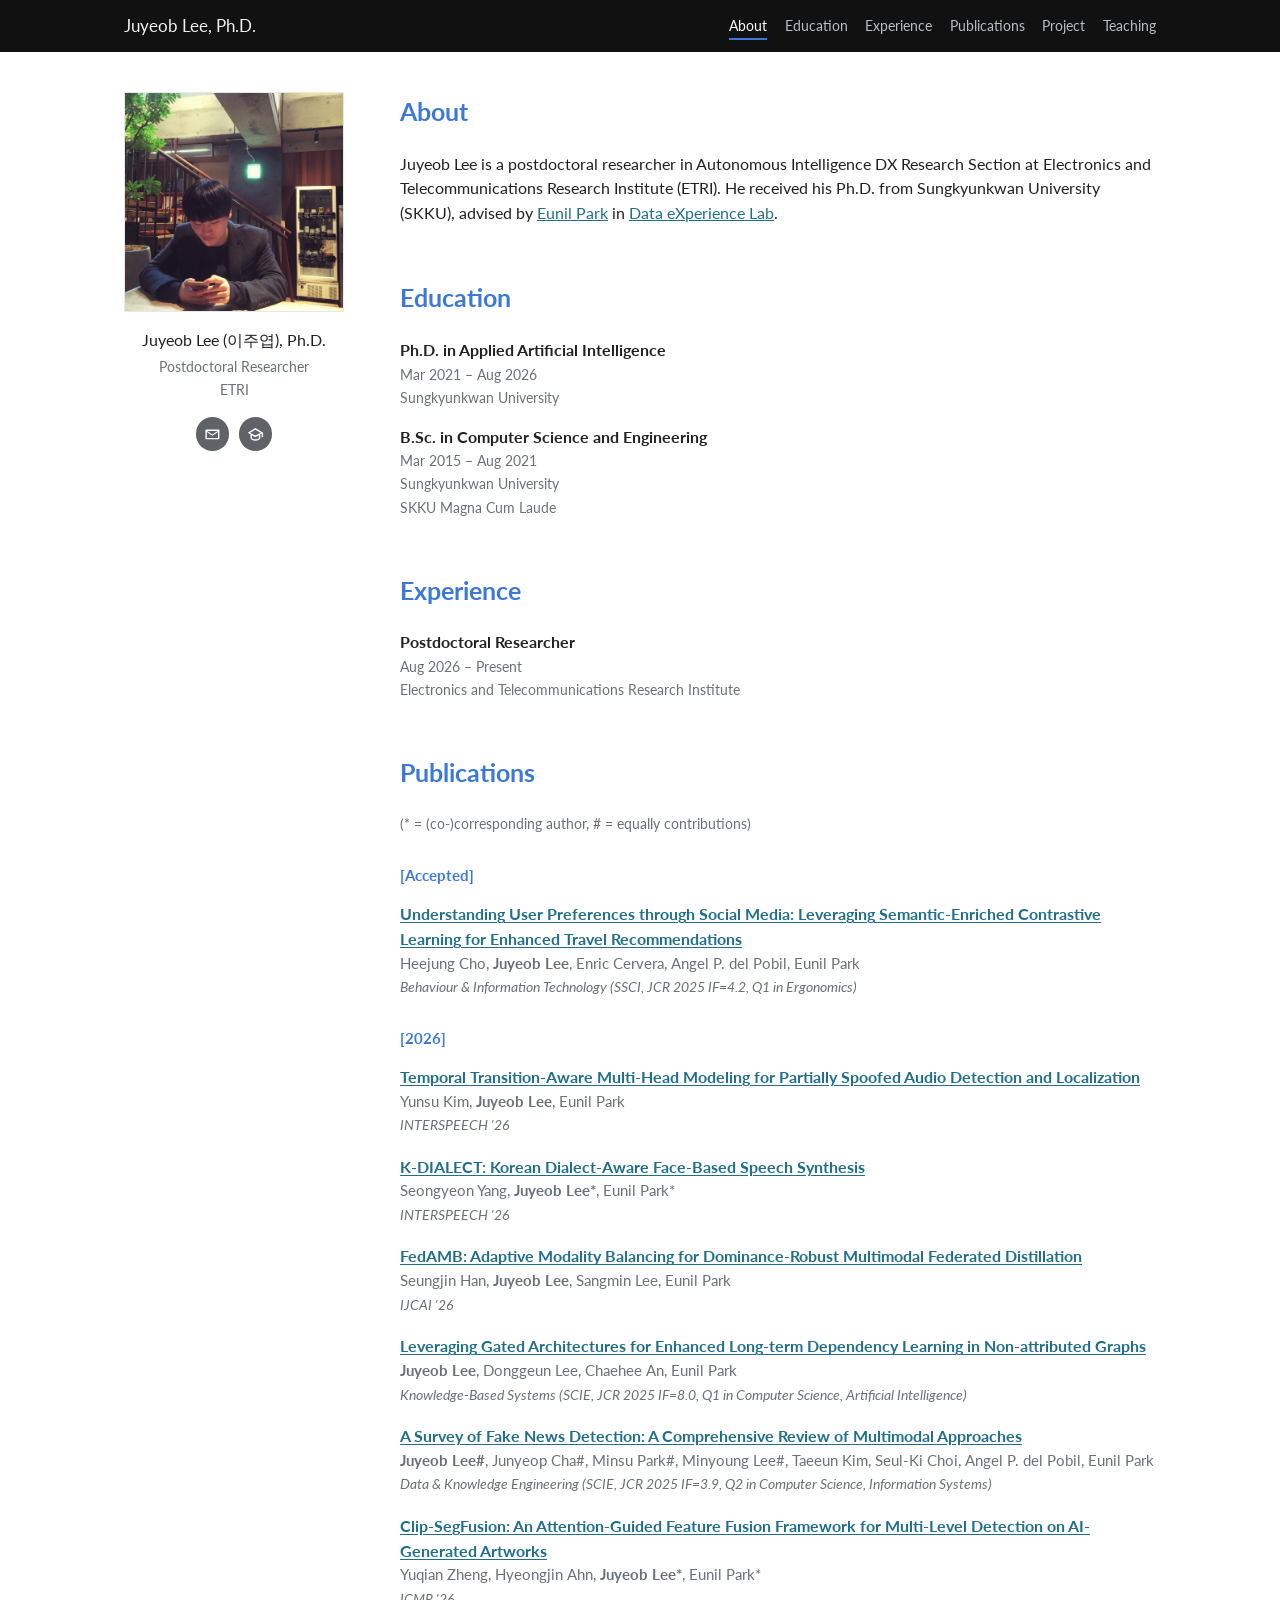
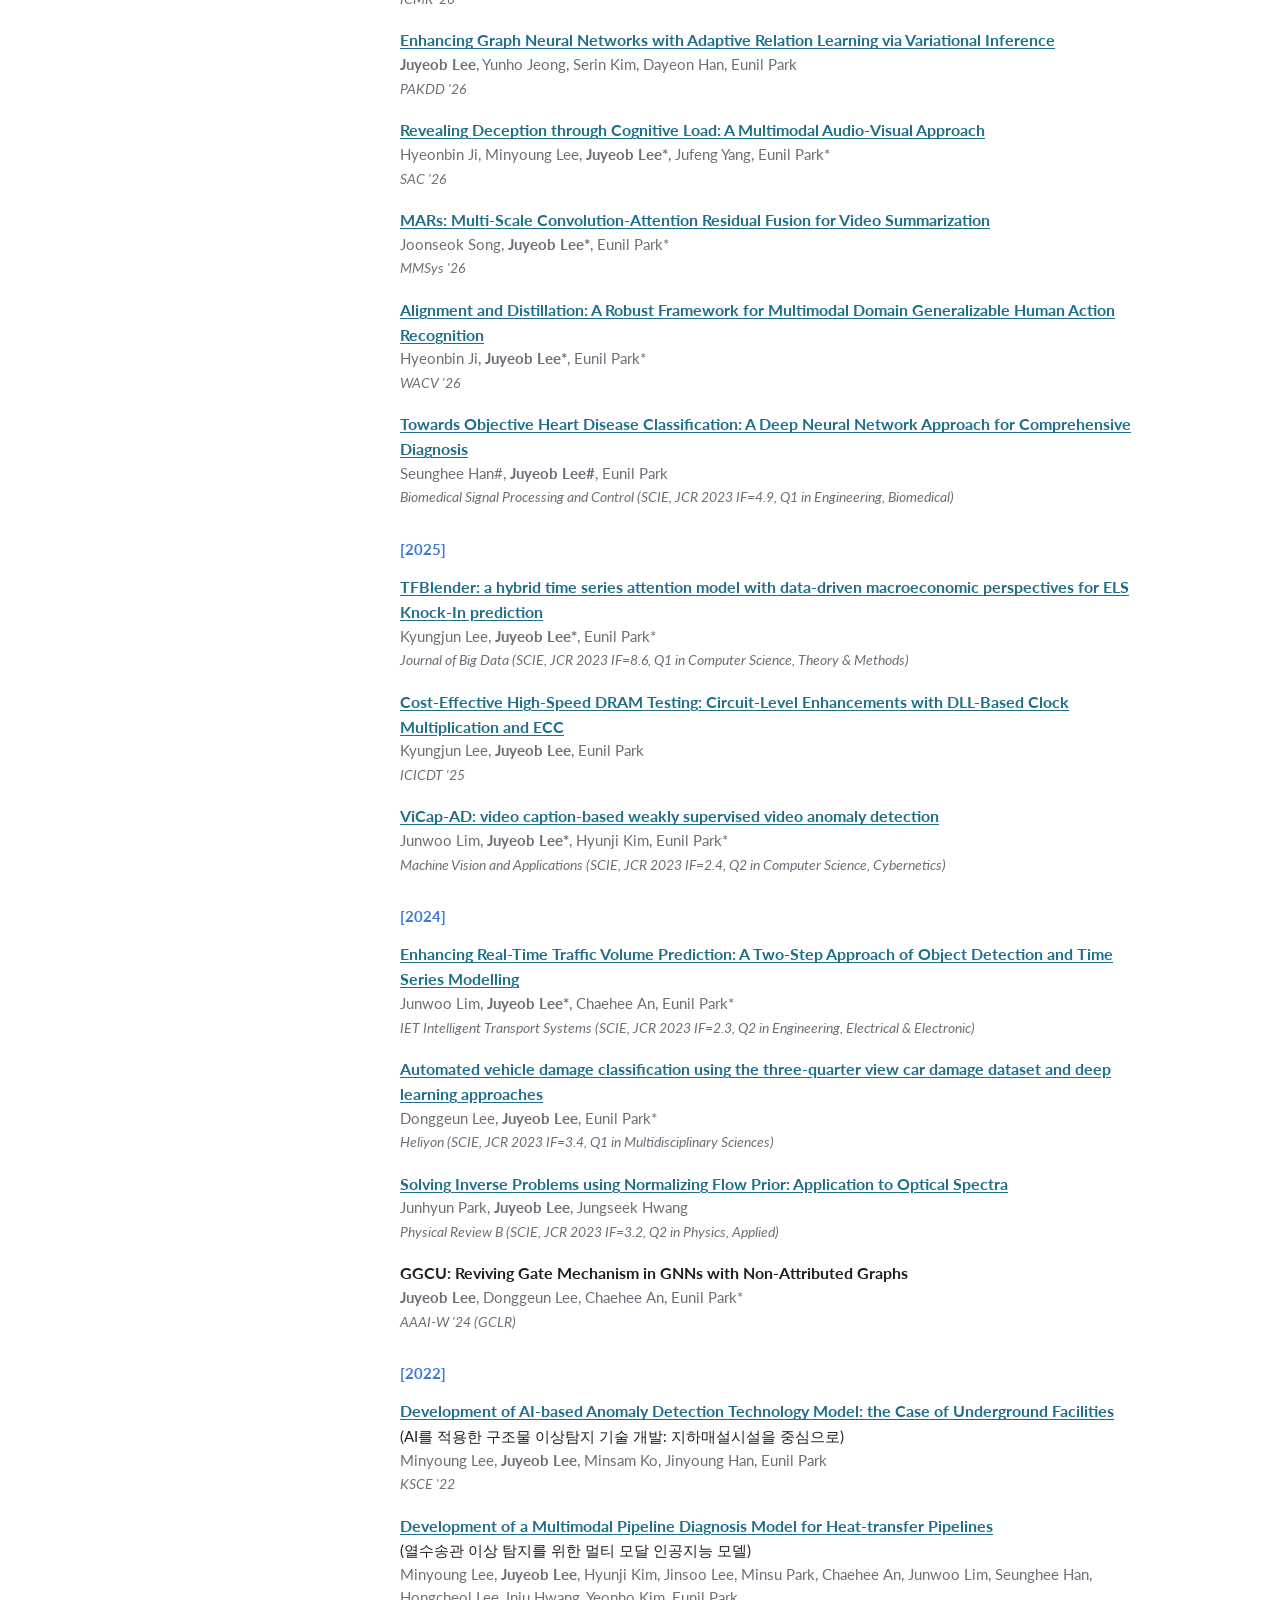
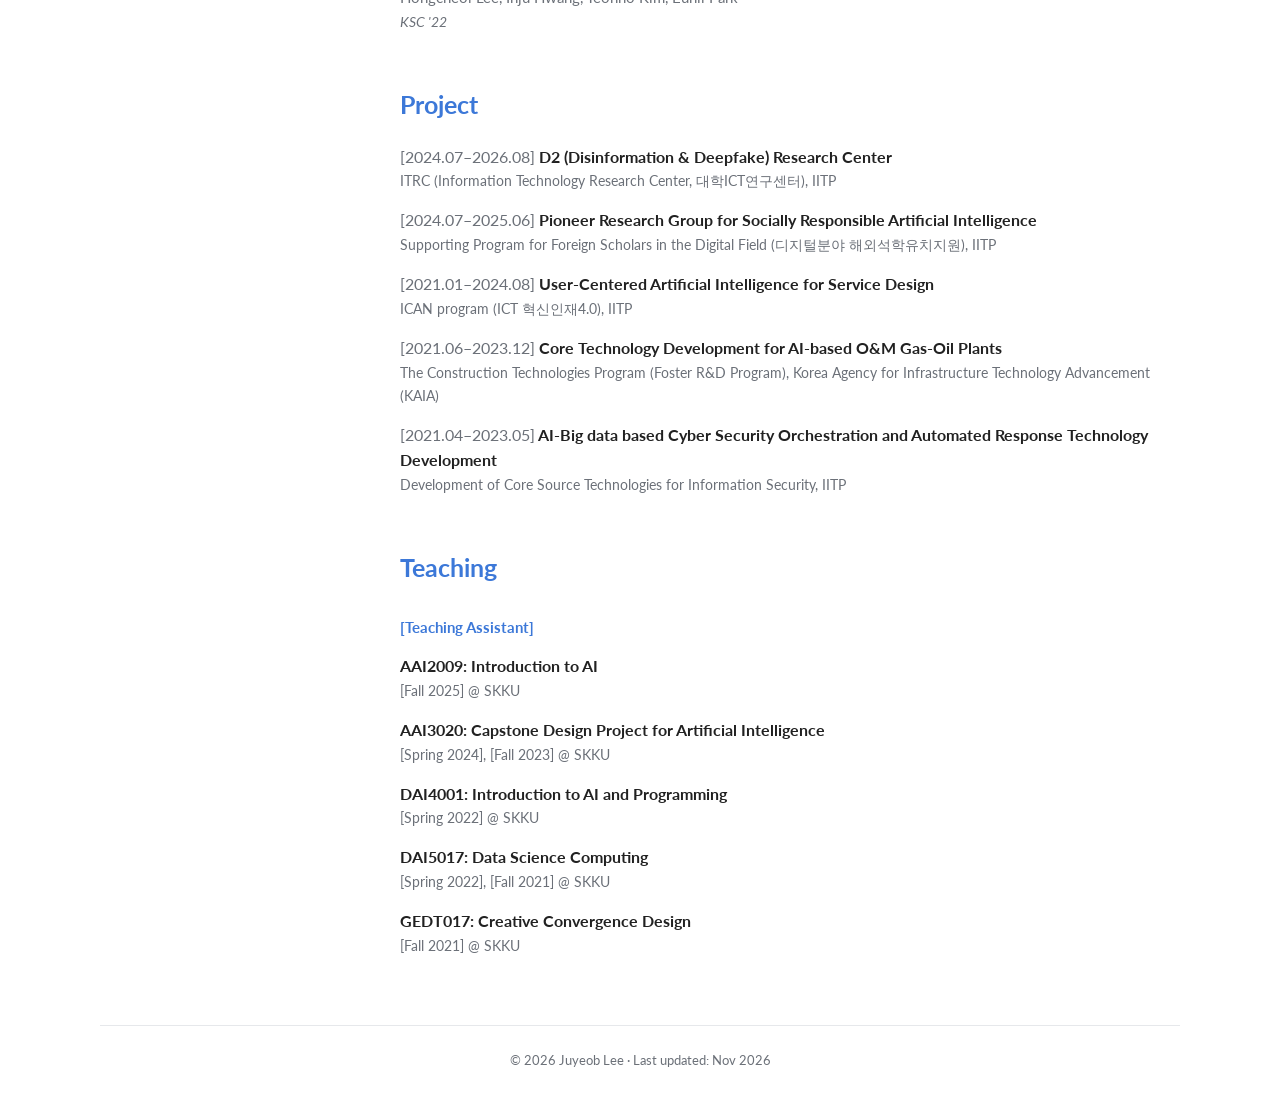
<file: index.html>
<!doctype html>
<html lang="en">
<head>
  <meta charset="utf-8">
  <meta name="viewport" content="width=device-width, initial-scale=1">
  <title>Juyeob Lee, Ph.D.</title>
  <meta name="description" content="Juyeob Lee (이주엽), Ph.D. — Postdoctoral researcher at ETRI. Multimodal learning, graph neural networks, deepfake & disinformation detection.">
  <meta property="og:title" content="Juyeob Lee, Ph.D.">
  <meta property="og:description" content="Postdoctoral researcher at Electronics and Telecommunications Research Institute (ETRI).">
  <meta property="og:type" content="website">
  <meta property="og:url" content="https://jjuyeah.github.io/">
  <meta property="og:image" content="https://jjuyeah.github.io/assets/img/profile.jpg">
  <link rel="icon" href="assets/img/favicon.svg" type="image/svg+xml">
  <link rel="preconnect" href="https://fonts.googleapis.com">
  <link rel="preconnect" href="https://fonts.gstatic.com" crossorigin>
  <link rel="stylesheet" href="https://fonts.googleapis.com/css2?family=Lato:ital,wght@0,400;0,700;1,400&display=swap">
  <link rel="stylesheet" href="assets/css/style.css">
</head>
<body>

  <header class="topbar">
    <div class="topbar-inner">
      <a class="brand" href="#top">Juyeob Lee, Ph.D.</a>
      <nav>
        <ul class="nav-links">
          <li><a href="#about">About</a></li>
          <li><a href="#education">Education</a></li>
          <li><a href="#experience">Experience</a></li>
          <li><a href="#publications">Publications</a></li>
          <li><a href="#projects">Project</a></li>
          <li><a href="#teaching">Teaching</a></li>
        </ul>
      </nav>
    </div>
  </header>

  <div id="top" class="layout">

    <!-- ===================== SIDEBAR ===================== -->
    <aside class="sidebar">
      <img class="profile-photo" src="assets/img/profile.jpg" alt="Juyeob Lee" width="200" height="200">
      <p class="profile-name">Juyeob Lee <span class="ko">(이주엽)</span>, Ph.D.</p>
      <p class="profile-affil">Postdoctoral Researcher<br>ETRI</p>
      <ul class="icon-links">
        <li><a href="mailto:juyblee@gmail.com" aria-label="Email" title="Email">
          <svg viewBox="0 0 24 24" aria-hidden="true"><path d="M3 5h18a1 1 0 0 1 1 1v12a1 1 0 0 1-1 1H3a1 1 0 0 1-1-1V6a1 1 0 0 1 1-1zm1.4 2L12 12.2 19.6 7H4.4zM20 8.6l-7.4 5.1a1 1 0 0 1-1.2 0L4 8.6V17h16V8.6z"/></svg>
        </a></li>
        <li><a href="https://scholar.google.com/citations?user=h6ZpwuIAAAAJ" target="_blank" rel="noopener" aria-label="Google Scholar" title="Google Scholar">
          <svg viewBox="0 0 24 24" aria-hidden="true"><path d="M12 3 1 9.5l4 2.4V17c0 1.7 3.1 4 7 4s7-2.3 7-4v-5.1l2-1.2V16h2V9.5L12 3zm0 2.3 7.6 4.2L12 13.7 4.4 9.5 12 5.3zM7 13.1l5 2.9 5-2.9V17c0 .6-2 2-5 2s-5-1.4-5-2v-3.9z"/></svg>
        </a></li>
        <!-- 필요하면 주석 해제
        <li><a href="https://github.com/jjuyeah" target="_blank" rel="noopener" aria-label="GitHub" title="GitHub">
          <svg viewBox="0 0 24 24" aria-hidden="true"><path d="M12 2a10 10 0 0 0-3.2 19.5c.5.1.7-.2.7-.5v-1.7c-2.8.6-3.4-1.3-3.4-1.3-.5-1.2-1.1-1.5-1.1-1.5-.9-.6.1-.6.1-.6 1 .1 1.5 1 1.5 1 .9 1.5 2.4 1.1 2.9.8.1-.7.4-1.1.6-1.3-2.2-.3-4.6-1.1-4.6-5 0-1.1.4-2 1-2.7-.1-.3-.4-1.3.1-2.7 0 0 .8-.3 2.8 1a9.6 9.6 0 0 1 5 0c1.9-1.3 2.8-1 2.8-1 .5 1.4.2 2.4.1 2.7.6.7 1 1.6 1 2.7 0 3.9-2.3 4.7-4.6 5 .4.3.7.9.7 1.9V21c0 .3.2.6.7.5A10 10 0 0 0 12 2z"/></svg>
        </a></li>
        -->
      </ul>
    </aside>

    <main>

      <!--
        각 섹션의 내용은 sections/ 폴더의 파일에서 불러옵니다 (assets/js/main.js).
        - 내용 수정: sections/<이름>.html 을 수정
        - 섹션 추가: 아래에 <section id="..." data-src="sections/....html"> 를 추가하고
                    상단 메뉴(nav-links)에도 같은 id로 항목 추가
        - 순서 변경: 아래 <section> 순서와 메뉴 순서를 함께 바꿈
      -->
      <section id="about" data-src="sections/about.html">
        <h2>About</h2>
      </section>

      <section id="education" data-src="sections/education.html">
        <h2>Education</h2>
      </section>

      <section id="experience" data-src="sections/experience.html">
        <h2>Experience</h2>
      </section>

      <section id="publications" data-src="sections/publications.bib" data-self="Juyeob Lee">
        <h2>Publications</h2>
      </section>

      <section id="projects" data-src="sections/projects.html">
        <h2>Project</h2>
      </section>

      <section id="teaching" data-src="sections/teaching.html">
        <h2>Teaching</h2>
      </section>

    </main>
  </div>

  <footer class="site-footer">
    <p>&copy; <span id="year">2026</span> Juyeob Lee · Last updated: Nov 2026</p>
  </footer>

  <script src="assets/js/main.js"></script>
</body>
</html>
</file>
<file: assets/css/style.css>
/* ============================================================
   Personal homepage — plain CSS, no build step.
   Layout follows the previous Google Sites page:
   dark top bar / left profile sidebar / right content column.
   Colors are defined once here; dark mode follows the OS setting.
   ============================================================ */

:root {
  --bg: #ffffff;
  --text: #212121;
  --muted: #6b7078;
  --border: #e6e8eb;
  --heading: #3c78d8;   /* section headings (Google Sites blue) */
  --link: #1f6f8b;      /* paper titles & links */
  --topbar-bg: #111111;
  --topbar-text: #f2f2f2;
  --font: "Lato", -apple-system, BlinkMacSystemFont, "Segoe UI", "Apple SD Gothic Neo",
          "Malgun Gothic", Roboto, "Helvetica Neue", Arial, sans-serif;
  --maxw: 1080px;
  --sidebar: 220px;
  --topbar-h: 3.25rem;
}

@media (prefers-color-scheme: dark) {
  :root {
    --bg: #16181b;
    --text: #e4e6e9;
    --muted: #9aa1aa;
    --border: #2b2f35;
    --heading: #7ea6ef;
    --link: #6cc0dc;
    --topbar-bg: #0b0c0e;
  }
}

*,
*::before,
*::after { box-sizing: border-box; }

html { scroll-behavior: smooth; scroll-padding-top: calc(var(--topbar-h) + 1rem); }

body {
  margin: 0;
  background: var(--bg);
  color: var(--text);
  font-family: var(--font);
  font-size: 15.5px;
  line-height: 1.6;
  word-break: keep-all;        /* 한글 단어 중간에서 줄바꿈 방지 */
  overflow-wrap: break-word;
  -webkit-font-smoothing: antialiased;
}

a { color: var(--link); }
p { margin: 0; }

/* ---------- Top bar ---------- */
.topbar {
  position: sticky;
  top: 0;
  z-index: 10;
  background: var(--topbar-bg);
  color: var(--topbar-text);
}
.topbar-inner {
  max-width: var(--maxw);
  margin: 0 auto;
  padding: 0 1.5rem;
  min-height: var(--topbar-h);
  display: flex;
  align-items: center;
  justify-content: space-between;
  gap: 1rem;
}
.brand { color: inherit; text-decoration: none; font-size: 1.05rem; white-space: nowrap; }
.nav-links {
  display: flex;
  flex-wrap: wrap;
  gap: 0.2rem 1.1rem;
  margin: 0;
  padding: 0;
  list-style: none;
  font-size: 0.9rem;
}
.nav-links a {
  color: #b9bec5;
  text-decoration: none;
  padding: 0.25rem 0;
  border-bottom: 2px solid transparent;
  transition: color 0.15s, border-color 0.15s;
}
.nav-links a:hover { color: #fff; }
.nav-links a.active { color: #fff; border-bottom-color: var(--heading); }

/* ---------- Two-column layout ---------- */
.layout {
  max-width: var(--maxw);
  margin: 0 auto;
  padding: 2.5rem 1.5rem 0;
  display: grid;
  grid-template-columns: var(--sidebar) 1fr;
  gap: 3.5rem;
  align-items: start;
}

.sidebar {
  position: sticky;
  top: calc(var(--topbar-h) + 2rem);
  text-align: center;
}
.profile-photo {
  display: block;
  width: 100%;
  max-width: var(--sidebar);
  height: auto;
  aspect-ratio: 1;
  object-fit: cover;
  border: 1px solid var(--border);
}
.profile-name { margin-top: 1rem; font-size: 0.98rem; }
.profile-name .ko { white-space: nowrap; }
.profile-affil { margin-top: 0.2rem; color: var(--muted); font-size: 0.88rem; }

.icon-links {
  display: flex;
  justify-content: center;
  gap: 0.6rem;
  margin: 1rem 0 0;
  padding: 0;
  list-style: none;
}
.icon-links a {
  display: grid;
  place-items: center;
  width: 2.1rem;
  height: 2.1rem;
  border-radius: 50%;
  background: #5f6368;
  color: #fff;
  transition: background 0.15s;
}
.icon-links a:hover { background: var(--heading); }
.icon-links svg { width: 1.05rem; height: 1.05rem; fill: currentColor; }

/* ---------- Sections ---------- */
main { min-width: 0; }
section { margin-bottom: 3.25rem; }

h2 {
  margin: 0 0 1.25rem;
  color: var(--heading);
  font-size: 1.55rem;
  font-weight: 700;
}
h3.year {
  margin: 1.75rem 0 0.9rem;
  color: var(--heading);
  font-size: 0.95rem;
  font-weight: 700;
}
.note { color: var(--muted); font-size: 0.88rem; }

/* Generic entry (education / experience / project / teaching) */
.entry { margin-bottom: 1rem; }
.entry-title { font-weight: 700; }
.entry-meta { color: var(--muted); font-size: 0.9rem; }
.period { font-weight: 400; color: var(--muted); }

/* Publications */
.pubs { margin: 0; padding: 0; list-style: none; }
.pubs li { margin-bottom: 1.15rem; }
.pub-title { font-weight: 700; color: var(--text); }
a.pub-title { color: var(--link); text-underline-offset: 2px; }
.pub-title-ko { font-size: 0.95rem; }
.pub-authors { font-size: 0.92rem; color: var(--muted); }
.pub-venue { font-size: 0.9rem; color: var(--muted); font-style: italic; }
.pub-links { font-size: 0.9rem; }

/* Shown when a sections/*.html file fails to load */
.load-error {
  padding: 0.75rem 1rem;
  border: 1px solid #e0a3a3;
  border-radius: 6px;
  background: #fdf2f2;
  color: #8a1f1f;
  font-size: 0.9rem;
}

/* ---------- Footer ---------- */
.site-footer {
  max-width: var(--maxw);
  margin: 1rem auto 0;
  padding: 1.5rem 1.5rem 2.5rem;
  border-top: 1px solid var(--border);
  color: var(--muted);
  font-size: 0.82rem;
  text-align: center;
}

/* ---------- Tablet / mobile ---------- */
@media (max-width: 760px) {
  .topbar-inner { flex-direction: column; align-items: flex-start; padding: 0.55rem 1.25rem; gap: 0.2rem; }
  .nav-links { font-size: 0.85rem; gap: 0.1rem 0.9rem; }
  html { scroll-padding-top: 6rem; }

  .layout { grid-template-columns: 1fr; gap: 2rem; padding: 2rem 1.25rem 0; }
  .sidebar { position: static; }
  .profile-photo { margin: 0 auto; max-width: 160px; }
}
</file>
